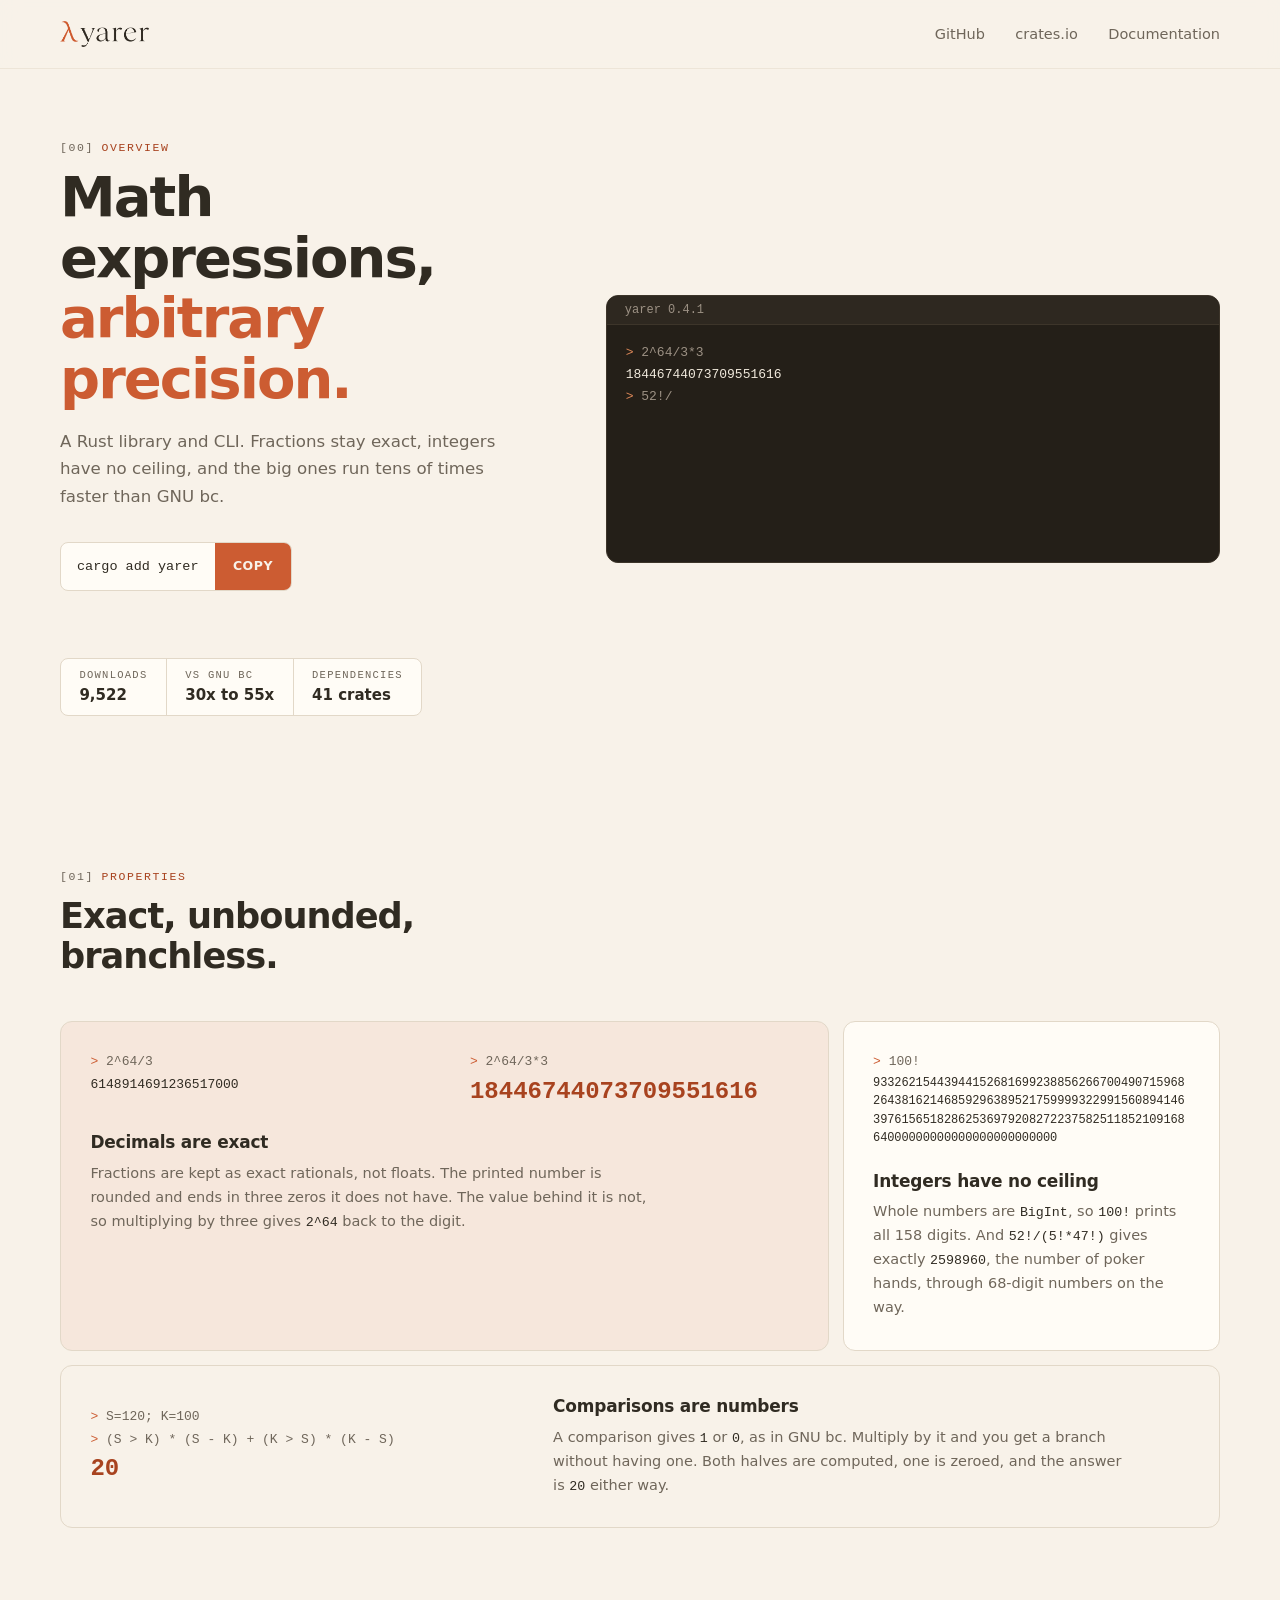
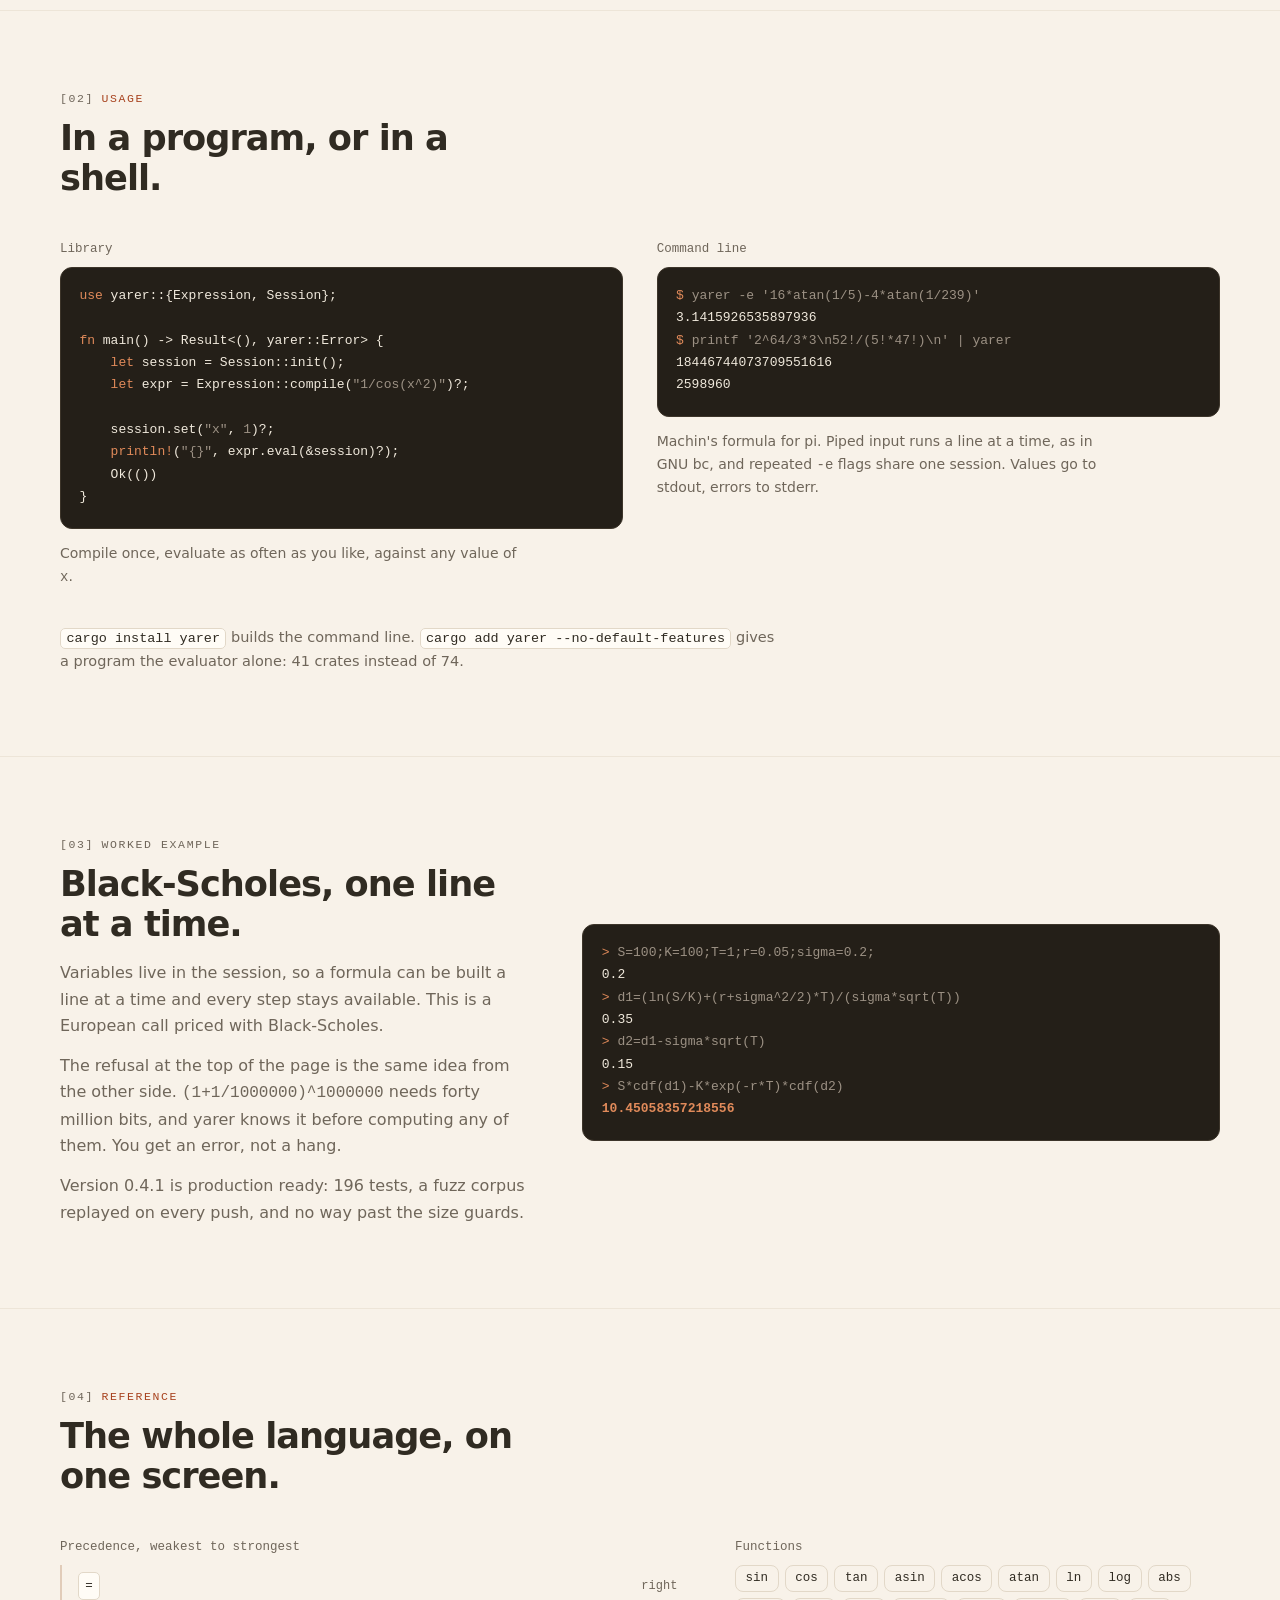
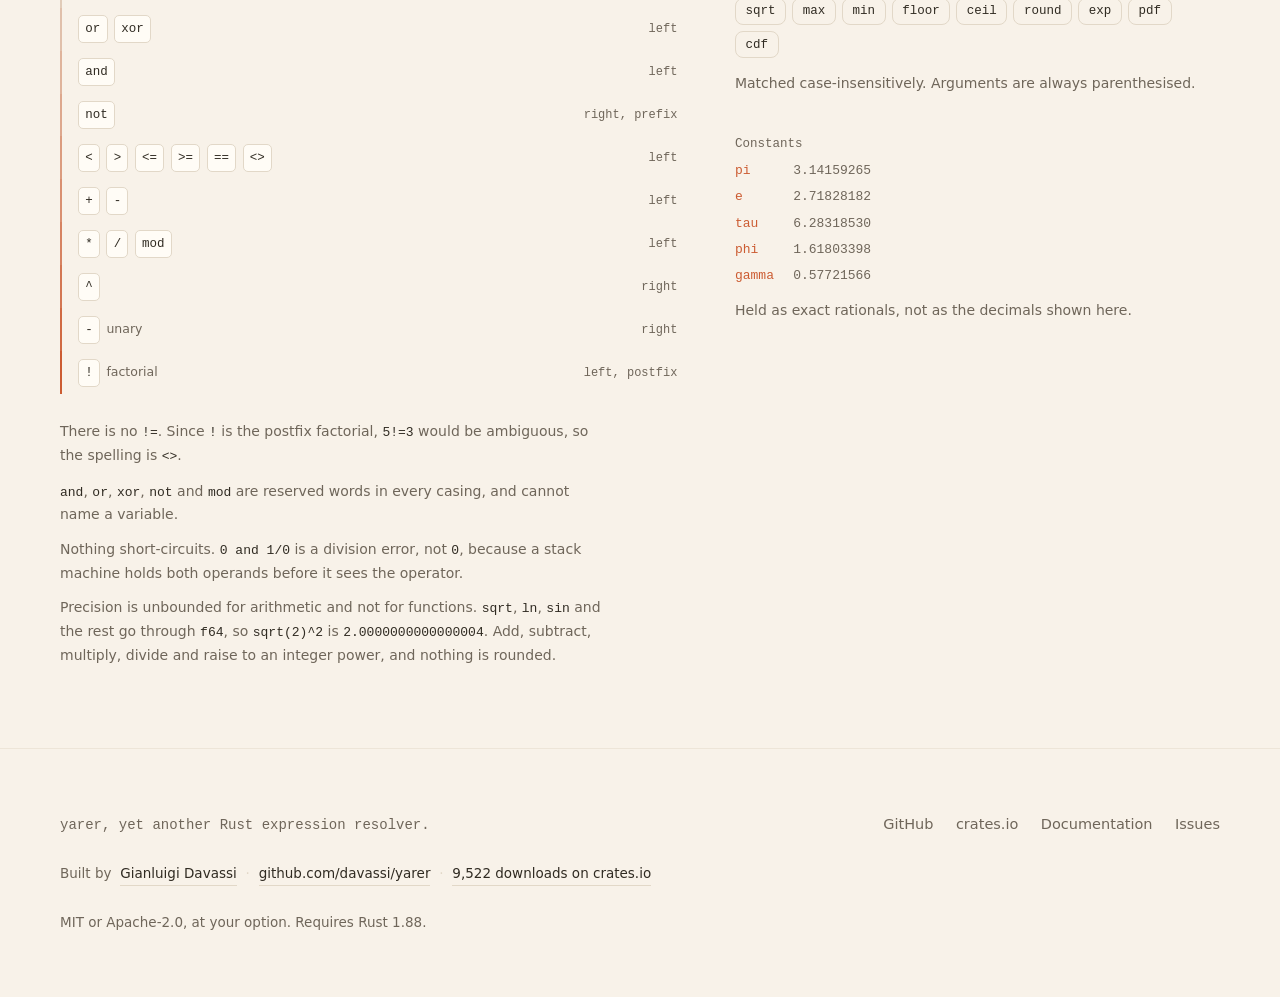
<file: index.html>
<!doctype html>
<html lang="en">
<head>
<meta charset="utf-8">
<meta name="viewport" content="width=device-width, initial-scale=1">
<title>yarer: Rust expression evaluator with exact rationals</title>
<meta name="description" content="A Rust library and CLI that evaluates mathematical expressions with a shunting yard parser: exact rational arithmetic, unbounded integers, and typed errors carrying the position of the token that broke.">
<meta name="color-scheme" content="light">

<link rel="canonical" href="https://davassi.github.io/yarer/">
<meta property="og:type" content="website">
<meta property="og:site_name" content="yarer">
<meta property="og:url" content="https://davassi.github.io/yarer/">
<meta property="og:title" content="yarer: Rust expression evaluator with exact rationals">
<meta property="og:description" content="A Rust library and CLI for mathematical expressions. Exact rationals, unbounded integers, and tens of times faster than GNU bc on the big ones.">
<meta property="og:image" content="https://davassi.github.io/yarer/og.png">
<meta property="og:image:width" content="1200">
<meta property="og:image:height" content="630">
<meta property="og:image:alt" content="yarer: math expressions, arbitrary precision. A terminal showing 2^64/3*3 answering 18446744073709551616.">
<meta name="twitter:card" content="summary_large_image">
<meta name="twitter:image" content="https://davassi.github.io/yarer/og.png">

<link rel="icon" href="data:image/svg+xml,%3Csvg xmlns='http://www.w3.org/2000/svg' viewBox='0 0 32 32'%3E%3Crect width='32' height='32' rx='7' fill='%23f8f2e9'/%3E%3Ctext x='16' y='24' font-family='Georgia,serif' font-size='24' fill='%23cc5c32' text-anchor='middle'%3E%CE%BB%3C/text%3E%3C/svg%3E">
<script type="application/ld+json">
{
  "@context": "https://schema.org",
  "@type": "SoftwareSourceCode",
  "name": "yarer",
  "alternateName": "Yet Another Rust Expression Resolver",
  "description": "A Rust library and command line tool that evaluates mathematical expressions using the shunting yard algorithm, with exact rational arithmetic, unbounded integers and typed errors carrying a position.",
  "url": "https://davassi.github.io/yarer/",
  "codeRepository": "https://github.com/davassi/yarer",
  "programmingLanguage": {
    "@type": "ComputerLanguage",
    "name": "Rust"
  },
  "runtimePlatform": "Rust 1.88",
  "license": "https://spdx.org/licenses/MIT.html",
  "softwareVersion": "0.4.1",
  "downloadUrl": "https://crates.io/crates/yarer",
  "author": {
    "@type": "Person",
    "name": "Gianluigi Davassi",
    "url": "https://github.com/davassi"
  },
  "keywords": [
    "expression evaluator",
    "shunting yard",
    "reverse polish notation",
    "arbitrary precision",
    "rational arithmetic",
    "Rust",
    "CLI calculator"
  ]
}
</script>
<link rel="stylesheet" href="style.css">
</head>
<body>

<a class="skip" href="#main">Skip to content</a>

<header class="nav">
  <div class="shell nav__inner">
    <a class="nav__mark" href="#main"><img src="[data-uri]" alt="yarer" width="327" height="96"></a>
    <nav class="nav__links" aria-label="Project links">
      <a href="https://github.com/davassi/yarer">GitHub</a>
      <a class="nav__crates" href="https://crates.io/crates/yarer">crates.io</a>
      <a href="https://docs.rs/yarer">Documentation</a>
    </nav>
  </div>
</header>

<main id="main">

  <!-- ── Hero: asymmetric split, copy left, live transcript right ───────── -->
  <section class="hero">
    <div class="shell hero__inner">
      <div class="hero__copy">
        <p class="eyebrow"><span class="eyebrow__i">[00]</span>Overview</p>
        <h1>Math expressions,<br><span class="h1__accent">arbitrary precision.</span></h1>
        <p class="lede">A Rust library and CLI. Fractions stay exact, integers have no ceiling,
          and the big ones run tens of times faster than GNU bc.</p>

        <div class="install">
          <code class="install__cmd" id="install-cmd">cargo add yarer</code>
          <button class="install__copy" type="button" data-copy="#install-cmd">Copy</button>
        </div>
        <p class="install__status" role="status" data-copy-status></p>

        <dl class="stats">
          <div class="stat">
            <dt>Downloads</dt>
            <dd>9,522</dd>
          </div>
          <div class="stat">
            <dt>vs GNU bc</dt>
            <dd>30x to 55x</dd>
          </div>
          <div class="stat">
            <dt>Dependencies</dt>
            <dd>41 crates</dd>
          </div>
        </dl>
      </div>

      <div class="hero__demo">
        <div class="term" data-term>
          <div class="term__bar">
            <span class="term__name">yarer 0.4.1</span>
            <button class="term__replay" type="button" data-term-replay hidden>Replay</button>
          </div>
          <pre class="term__body"><code
><span class="ln ln--in">2^64/3*3</span>
<span class="ln ln--out">18446744073709551616</span>
<span class="ln ln--in">52!/(5!*47!)</span>
<span class="ln ln--out">2598960</span>
<span class="ln ln--in">(1+1/1000000)^1000000</span>
<span class="ln ln--out ln--err">Eval error: the result would need about 40000000 bits, over the size limit of 1048576 bits</span>
<span class="ln ln--out">  (1+1/1000000)^1000000</span>
<span class="ln ln--out ln--caret">               ^</span></code></pre>
        </div>
      </div>
    </div>
  </section>

  <!-- ── Properties: asymmetric bento, 3 cells, 3 different treatments ──── -->
  <section class="band props">
    <div class="shell">
      <p class="eyebrow"><span class="eyebrow__i">[01]</span>Properties</p>
      <h2 class="h2">Exact, unbounded, branchless.</h2>

      <div class="bento">
        <article class="cell cell--wide">
          <div class="cell__display cell__display--split">
            <div>
              <span class="expr">2^64/3</span>
              <span class="ret">6148914691236517000</span>
            </div>
            <div>
              <span class="expr">2^64/3*3</span>
              <span class="ret ret--hit">18446744073709551616</span>
            </div>
          </div>
          <h3>Decimals are exact</h3>
          <p>Fractions are kept as exact rationals, not floats. The printed number is
            rounded and ends in three zeros it does not have. The value behind it is not, so
            multiplying by three gives <code>2^64</code> back to the digit.</p>
        </article>

        <article class="cell cell--digits">
          <div class="cell__display">
            <span class="expr">100!</span>
            <span class="ret ret--flow">93326215443944152681699238856266700490715968264381621468592963895217599993229915608941463976156518286253697920827223758251185210916864000000000000000000000000</span>
          </div>
          <h3>Integers have no ceiling</h3>
          <p>Whole numbers are <code>BigInt</code>, so <code>100!</code> prints all 158
            digits. And <code>52!/(5!*47!)</code> gives exactly <code>2598960</code>, the
            number of poker hands, through 68-digit numbers on the way.</p>
        </article>

        <article class="cell cell--mask">
          <div class="cell__display">
            <span class="expr">S=120; K=100</span>
            <span class="expr">(S &gt; K) * (S - K) + (K &gt; S) * (K - S)</span>
            <span class="ret ret--hit">20</span>
          </div>
          <div class="cell__text">
            <h3>Comparisons are numbers</h3>
            <p>A comparison gives <code>1</code> or <code>0</code>, as in GNU bc. Multiply by
              it and you get a branch without having one. Both halves are computed, one is
              zeroed, and the answer is <code>20</code> either way.</p>
          </div>
        </article>
      </div>
    </div>
  </section>

  <!-- ── Usage: two code panes, library and shell ───────────────────────── -->
  <section class="band use">
    <div class="shell">
      <p class="eyebrow"><span class="eyebrow__i">[02]</span>Usage</p>
      <h2 class="h2">In a program, or in a shell.</h2>

      <div class="panes">
        <div class="pane">
          <p class="pane__label">Library</p>
<pre class="code"><code><span class="k">use</span> yarer::{Expression, Session};

<span class="k">fn</span> <span class="fn">main</span>() -&gt; Result&lt;(), yarer::Error&gt; {
    <span class="k">let</span> session = Session::init();
    <span class="k">let</span> expr = Expression::compile(<span class="s">"1/cos(x^2)"</span>)?;

    session.set(<span class="s">"x"</span>, <span class="n">1</span>)?;
    <span class="m">println!</span>(<span class="s">"{}"</span>, expr.eval(&amp;session)?);
    Ok(())
}</code></pre>
          <p class="pane__note">Compile once, evaluate as often as you like, against any
            value of <code>x</code>.</p>
        </div>

        <div class="pane">
          <p class="pane__label">Command line</p>
<pre class="code code--shell"><code><span class="ln ln--cmd">yarer -e '16*atan(1/5)-4*atan(1/239)'</span>
<span class="ln ln--out">3.1415926535897936</span>
<span class="ln ln--cmd">printf '2^64/3*3\n52!/(5!*47!)\n' | yarer</span>
<span class="ln ln--out">18446744073709551616</span>
<span class="ln ln--out">2598960</span></code></pre>
          <p class="pane__note">Machin's formula for pi. Piped input runs a line at a time,
            as in GNU bc, and repeated <code>-e</code> flags share one session. Values go to
            stdout, errors to stderr.</p>
        </div>
      </div>

      <p class="use__install">
        <code>cargo install yarer</code> builds the command line.
        <code>cargo add yarer --no-default-features</code> gives a program the evaluator alone:
        41 crates instead of 74.
      </p>
    </div>
  </section>

  <!-- ── Proof: full-width band, one worked example ─────────────────────── -->
  <section class="band proof">
    <div class="shell proof__inner">
      <div class="proof__copy">
        <p class="eyebrow"><span class="eyebrow__i">[03]</span>Worked example</p>
        <h2 class="h2">Black-Scholes, one line at a time.</h2>
        <p>Variables live in the session, so a formula can be built a line at a time and
          every step stays available. This is a European call priced with Black-Scholes.</p>
        <p>The refusal at the top of the page is the same idea from the other side.
          <code>(1+1/1000000)^1000000</code> needs forty million bits, and yarer knows it
          before computing any of them. You get an error, not a hang.</p>
        <p>Version 0.4.1 is production ready: 196 tests, a fuzz corpus replayed on every push,
          and no way past the size guards.</p>
      </div>
<pre class="code code--term proof__term"><code><span class="ln ln--in ln--static">S=100;K=100;T=1;r=0.05;sigma=0.2;</span>
<span class="ln ln--out">0.2</span>
<span class="ln ln--in ln--static">d1=(ln(S/K)+(r+sigma^2/2)*T)/(sigma*sqrt(T))</span>
<span class="ln ln--out">0.35</span>
<span class="ln ln--in ln--static">d2=d1-sigma*sqrt(T)</span>
<span class="ln ln--out">0.15</span>
<span class="ln ln--in ln--static">S*cdf(d1)-K*exp(-r*T)*cdf(d2)</span>
<span class="ln ln--out ln--hit">10.45058357218556</span></code></pre>
    </div>
  </section>

  <!-- ── Reference: precedence ladder + glyph sets ──────────────────────── -->
  <section class="band ref">
    <div class="shell">
      <p class="eyebrow"><span class="eyebrow__i">[04]</span>Reference</p>
      <h2 class="h2">The whole language, on one screen.</h2>

      <div class="ref__grid">
        <div class="ref__ladder">
          <p class="pane__label">Precedence, weakest to strongest</p>
          <ol class="ladder">
            <li style="--t:.10"><span class="ops"><code>=</code></span><span class="assoc">right</span></li>
            <li style="--t:.20"><span class="ops"><code>or</code><code>xor</code></span><span class="assoc">left</span></li>
            <li style="--t:.30"><span class="ops"><code>and</code></span><span class="assoc">left</span></li>
            <li style="--t:.40"><span class="ops"><code>not</code></span><span class="assoc">right, prefix</span></li>
            <li style="--t:.50"><span class="ops"><code>&lt;</code><code>&gt;</code><code>&lt;=</code><code>&gt;=</code><code>==</code><code>&lt;&gt;</code></span><span class="assoc">left</span></li>
            <li style="--t:.60"><span class="ops"><code>+</code><code>-</code></span><span class="assoc">left</span></li>
            <li style="--t:.70"><span class="ops"><code>*</code><code>/</code><code>mod</code></span><span class="assoc">left</span></li>
            <li style="--t:.80"><span class="ops"><code>^</code></span><span class="assoc">right</span></li>
            <li style="--t:.90"><span class="ops"><code>-</code> <span class="ops__gloss">unary</span></span><span class="assoc">right</span></li>
            <li style="--t:1"><span class="ops"><code>!</code> <span class="ops__gloss">factorial</span></span><span class="assoc">left, postfix</span></li>
          </ol>
          <ul class="notes">
            <li>There is no <code>!=</code>. Since <code>!</code> is the postfix factorial,
              <code>5!=3</code> would be ambiguous, so the spelling is <code>&lt;&gt;</code>.</li>
            <li><code>and</code>, <code>or</code>, <code>xor</code>, <code>not</code> and
              <code>mod</code> are reserved words in every casing, and cannot name a variable.</li>
            <li>Nothing short-circuits. <code>0 and 1/0</code> is a division error, not
              <code>0</code>, because a stack machine holds both operands before it sees the
              operator.</li>
            <li>Precision is unbounded for arithmetic and not for functions. <code>sqrt</code>,
              <code>ln</code>, <code>sin</code> and the rest go through <code>f64</code>, so
              <code class="ex">sqrt(2)^2</code> is <code class="val">2.0000000000000004</code>. Add, subtract,
              multiply, divide and raise to an integer power, and nothing is rounded.</li>
          </ul>
        </div>

        <div class="ref__sets">
          <div>
            <p class="pane__label">Functions</p>
            <ul class="chips">
              <li>sin</li><li>cos</li><li>tan</li><li>asin</li><li>acos</li><li>atan</li>
              <li>ln</li><li>log</li><li>abs</li><li>sqrt</li><li>max</li><li>min</li>
              <li>floor</li><li>ceil</li><li>round</li><li>exp</li><li>pdf</li><li>cdf</li>
            </ul>
            <p class="pane__note">Matched case-insensitively. Arguments are always parenthesised.</p>
          </div>
          <div>
            <p class="pane__label">Constants</p>
            <dl class="consts">
              <dt>pi</dt><dd>3.14159265</dd>
              <dt>e</dt><dd>2.71828182</dd>
              <dt>tau</dt><dd>6.28318530</dd>
              <dt>phi</dt><dd>1.61803398</dd>
              <dt>gamma</dt><dd>0.57721566</dd>
            </dl>
            <p class="pane__note">Held as exact rationals, not as the decimals shown here.</p>
          </div>
        </div>
      </div>
    </div>
  </section>

</main>

<footer class="foot">
  <div class="shell foot__inner">
    <p class="foot__lead">yarer, yet another Rust expression resolver.</p>
    <nav class="foot__links" aria-label="Footer links">
      <a href="https://github.com/davassi/yarer">GitHub</a>
      <a href="https://crates.io/crates/yarer">crates.io</a>
      <a href="https://docs.rs/yarer">Documentation</a>
      <a href="https://github.com/davassi/yarer/issues">Issues</a>
    </nav>
    <p class="foot__meta">
      Built by <a href="https://github.com/davassi" rel="author">Gianluigi Davassi</a>
      <span class="foot__dot" aria-hidden="true">&middot;</span>
      <a href="https://github.com/davassi/yarer">github.com/davassi/yarer</a>
      <span class="foot__dot" aria-hidden="true">&middot;</span>
      <a href="https://crates.io/crates/yarer">9,522 downloads on crates.io</a>
    </p>
    <p class="foot__legal">MIT or Apache-2.0, at your option. Requires Rust 1.88.</p>
  </div>
</footer>

<script src="repl.js" defer></script>
<script data-goatcounter="https://exquisitus.goatcounter.com/count"
        async src="https://gc.zgo.at/count.js"></script>
</body>
</html>
</file>
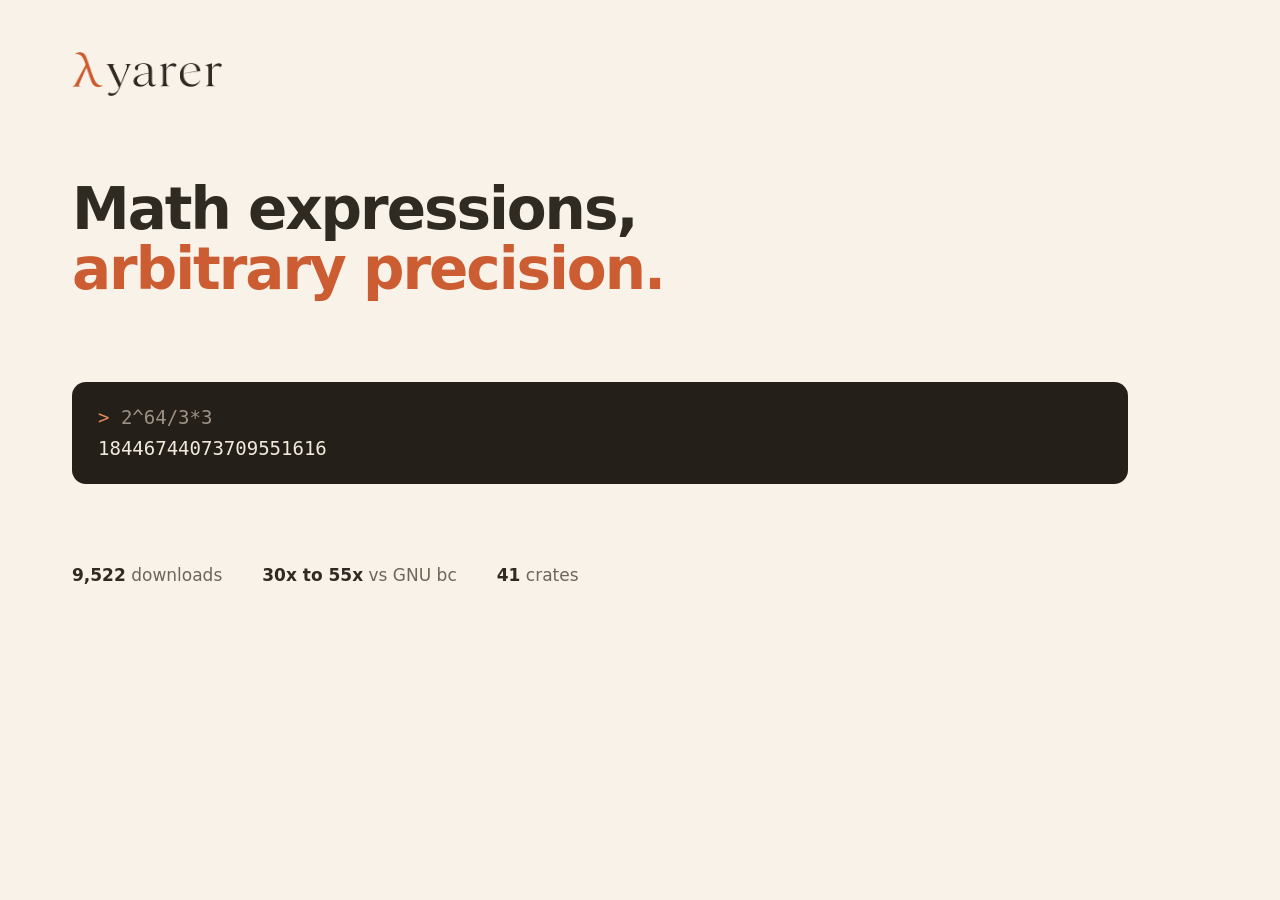
<file: tools/og-card.html>
<!doctype html>
<meta charset="utf-8">
<title>yarer og card</title>
<style>
  :root {
    --bg: #f8f2e9; --ink: #302b22; --ink-2: #6f665a;
    --accent: #cc5c32; --accent-text: #a8431f;
    --term-bg: #241f18; --term-ink: #f0e9dc; --term-ink-2: #9c9184;
    --term-accent: #e08a5a; --line: #e2d8c8;
    --sans: ui-sans-serif, system-ui, -apple-system, "Segoe UI", Roboto, "Helvetica Neue", Arial, sans-serif;
    --mono: ui-monospace, SFMono-Regular, "SF Mono", "JetBrains Mono", Menlo, Consolas, monospace;
  }
  * { box-sizing: border-box; margin: 0; }
  body {
    width: 1200px; height: 630px; background: var(--bg); color: var(--ink);
    font-family: var(--sans); padding: 52px 72px 46px;
    display: flex; flex-direction: column; justify-content: space-between;
  }
  .mark img { height: 44px; display: block; }
  h1 { font-size: 58px; line-height: 1.04; letter-spacing: -.035em; font-weight: 600; }
  h1 span { color: var(--accent); }
  .term {
    background: var(--term-bg); border-radius: 14px; padding: 20px 26px;
    font: 400 19px/1.65 var(--mono); color: var(--term-ink);
  }
  .in { color: var(--term-ink-2); }
  .in::before { content: "> "; color: var(--term-accent); }
  .row { display: flex; justify-content: space-between; align-items: flex-end; gap: 48px; }
  .stats { display: flex; gap: 40px; font: 500 17px/1 var(--sans); color: var(--ink-2); }
  .stats b { color: var(--ink); font-weight: 600; }
</style>
<div class="mark"><img src="[data-uri]" alt="yarer"></div>
<h1>Math expressions,<br><span>arbitrary precision.</span></h1>
<div class="term">
  <div class="in">2^64/3*3</div>
  <div>18446744073709551616</div>
</div>
<div class="row">
  <div class="stats">
    <div><b>9,522</b> downloads</div>
    <div><b>30x to 55x</b> vs GNU bc</div>
    <div><b>41</b> crates</div>
  </div>
</div>
</file>
<file: style.css>
/* ==========================================================================
   yarer landing page
   Light, one accent, system typefaces. No build step, no network requests.
   The page commits to one look rather than following the reader's system: the
   terminal is meant to be the only dark surface on it, and that reading is
   lost the moment the page around it can go dark too.
   ========================================================================== */

:root {
  color-scheme: light;

  /* Taken from the wordmark, not chosen next to it: the cream, the ink and the
     orange below are the three colours sampled out of the logo file. */
  --bg:        #f8f2e9;
  --surface:   #fffcf6;
  --surface-2: #f0e9dc;
  --line:      #e2d8c8;
  --line-soft: #ede5d8;
  --ink:       #302b22;
  --ink-2:     #6f665a;

  /* The lambda's orange reaches 3.6:1 on that cream. That is enough for display
     type and for a mark, and not enough for anything set small, so small accent
     text uses a darkened version of the same hue at 5.4:1 instead. */
  --accent:      #cc5c32;
  --accent-text: #a8431f;
  --accent-ink:  #f8f2e9;
  --accent-wash: rgb(204 92 50 / .07);

  /* The terminal is the one dark island on a light page. It keeps its own set
     of the same token names, scoped to the blocks below, so every rule that
     already reads var(--ink) or var(--accent) follows it in without being
     rewritten. Inside a terminal the accent is warm rather than red: red type
     on a dark ground is hard to read, and the two never appear together. */
  --term-bg:     #241f18;
  --term-bar:    #2e2820;
  --term-line:   #3d352a;
  --term-ink:    #f0e9dc;
  --term-ink-2:  #9c9184;
  --term-accent: #e08a5a;

  /* One radius rule for the page: panels 12px, controls 8px. Nothing else. */
  --r-panel:   12px;
  --r-control: 8px;

  --sans: ui-sans-serif, system-ui, -apple-system, "Segoe UI", Roboto,
          "Helvetica Neue", Arial, sans-serif;
  --mono: ui-monospace, SFMono-Regular, "SF Mono", "JetBrains Mono",
          "Fira Code", Menlo, Consolas, "Liberation Mono", monospace;

  --nav-h: 68px;
}

/* Scoped inversion. Redefining the page tokens on these blocks is what makes
   every rule inside them dark without a single one of them naming a colour. */
.term,
.code {
  --surface:   var(--term-bg);
  --surface-2: var(--term-bar);
  --line:      var(--term-line);
  --line-soft: var(--term-line);
  --ink:       var(--term-ink);
  --ink-2:     var(--term-ink-2);
  --accent:      var(--term-accent);
  --accent-text: var(--term-accent);
}

*, *::before, *::after { box-sizing: border-box; }

html { -webkit-text-size-adjust: 100%; }

body {
  margin: 0;
  background: var(--bg);
  color: var(--ink);
  font: 400 16px/1.65 var(--sans);
  -webkit-font-smoothing: antialiased;
  text-rendering: optimizeLegibility;
}

a { color: inherit; }

code { font-family: var(--mono); }

:focus-visible {
  outline: 2px solid var(--accent);
  outline-offset: 3px;
  border-radius: 3px;
}

.skip {
  position: absolute;
  left: -9999px;
  top: 0;
  z-index: 10;
  padding: .7rem 1rem;
  background: var(--accent-text);
  color: var(--accent-ink);
  font: 600 14px/1 var(--sans);
  text-decoration: none;
}
.skip:focus { left: 0; }

.shell {
  width: min(1160px, 100% - 2 * clamp(20px, 5vw, 48px));
  margin-inline: auto;
}

/* ── Navigation ───────────────────────────────────────────────────────────
   One line at every width, capped well under the 80px ceiling. */

.nav {
  position: sticky;
  top: 0;
  z-index: 5;
  background: color-mix(in srgb, var(--bg) 88%, transparent);
  backdrop-filter: blur(10px);
  border-bottom: 1px solid var(--line-soft);
}

.nav__inner {
  height: var(--nav-h);
  display: flex;
  align-items: center;
  justify-content: space-between;
  gap: 1.5rem;
}

/* The wordmark, inline as a 3KB indexed PNG rather than a request. Rendered at
   three times its display height so it stays sharp on a dense screen, and the
   only image on the page. */
.nav__mark {
  display: inline-flex;
  align-items: center;
  text-decoration: none;
}
.nav__mark img {
  display: block;
  height: 26px;
  width: auto;
}

.nav__links {
  display: flex;
  gap: clamp(.9rem, 2.4vw, 1.9rem);
  font: 400 14.5px/1 var(--sans);
  white-space: nowrap;
}

.nav__links a {
  color: var(--ink-2);
  text-decoration: none;
  transition: color .18s ease;
}
.nav__links a:hover { color: var(--ink); }

/* ── Hero ─────────────────────────────────────────────────────────────────
   Asymmetric split: the argument on the left, the proof of it on the right. */

.hero { padding-block: clamp(40px, 5.4vw, 68px) clamp(48px, 6.4vw, 84px); }

.hero__inner {
  display: grid;
  gap: clamp(36px, 5vw, 64px);
  align-items: center;
  grid-template-columns: minmax(0, 1fr);
}

.hero h1 {
  margin: 0;
  font: 600 clamp(2.1rem, 5.2vw, 3.5rem)/1.08 var(--sans);
  letter-spacing: -.035em;
}

.lede {
  margin: 1.15rem 0 0;
  max-width: 44ch;
  color: var(--ink-2);
  font-size: clamp(1rem, 1.3vw, 1.12rem);
}

.install {
  display: inline-flex;
  align-items: stretch;
  margin-top: 2rem;
  background: var(--surface);
  border: 1px solid var(--line);
  border-radius: var(--r-control);
  overflow: hidden;
}

.install__cmd {
  display: flex;
  align-items: center;
  padding: .78rem 1rem;
  font-size: 13.5px;
  white-space: nowrap;
}

.install__copy {
  border: 0;
  padding: 0 1.15rem;
  background: var(--accent);
  color: var(--accent-ink);
  font: 600 12.5px/1 var(--sans);
  letter-spacing: .04em;
  text-transform: uppercase;
  cursor: pointer;
  transition: filter .18s ease;
}
.install__copy:hover { filter: brightness(1.08); }
.install__copy:active { transform: translateY(1px); }

.install__status {
  min-height: 1.4em;
  margin: .55rem 0 0;
  color: var(--ink-2);
  font-size: 13px;
}

/* ── Terminal ─────────────────────────────────────────────────────────────
   Real text in a <pre>, not an image and not a mock: every output below was
   produced by the yarer 0.3.0 binary. See README for how to re-capture. */

/* Three numbers under the install line. Label above value, the way the
   reference site sets its own, so the eye reads the category first. */
.stats {
  display: flex;
  flex-wrap: wrap;
  gap: 0;
  margin: clamp(28px, 3.4vw, 40px) 0 0;
  border: 1px solid var(--line);
  border-radius: var(--r-control);
  overflow: hidden;
  width: fit-content;
  background: var(--surface);
}
.stat { padding: .7rem 1.15rem .75rem; border-left: 1px solid var(--line); }
.stat:first-child { border-left: 0; }
.stat dt {
  font: 500 10.5px/1 var(--mono);
  letter-spacing: .12em;
  text-transform: uppercase;
  color: var(--ink-2);
}
.stat dd { margin: .42rem 0 0; font: 600 15px/1 var(--sans); color: var(--ink); }

.term {
  border: 1px solid var(--line);
  border-radius: var(--r-panel);
  background: var(--surface);
  overflow: hidden;
}

.term__bar {
  display: flex;
  align-items: center;
  justify-content: space-between;
  gap: 1rem;
  padding: .5rem .75rem .5rem 1.1rem;
  background: var(--surface-2);
  border-bottom: 1px solid var(--line-soft);
}

.term__name {
  font: 400 12px/1 var(--mono);
  color: var(--ink-2);
}

.term__replay {
  border: 1px solid var(--line);
  border-radius: var(--r-control);
  padding: .35rem .7rem;
  background: transparent;
  color: var(--ink-2);
  font: 500 11.5px/1 var(--sans);
  letter-spacing: .03em;
  cursor: pointer;
  transition: color .18s ease, border-color .18s ease;
}
.term__replay:hover { color: var(--ink); border-color: var(--ink-2); }

.term__body,
.code {
  margin: 0;
  padding: 1.05rem 1.15rem 1.2rem;
  font: 400 13px/1.72 var(--mono);
  overflow-wrap: anywhere;
}

/* Inside a <pre> the newline between two line spans is preserved and renders
   as a second break on top of the one each block-level .ln already produces.
   Handing whitespace control down one level fixes it: between block boxes a
   whitespace-only text node produces no line box at all, while pre-wrap on the
   line itself keeps the leading spaces the caret diagram depends on and still
   lets a long line wrap, which plain `pre` would not. */
.term__body,
.code--term,
.code--shell { white-space: normal; }

.ln { display: block; white-space: pre-wrap; }
.ln--in { color: var(--ink-2); }
.ln--in::before { content: "> "; color: var(--accent); }
.ln--out { color: var(--ink); }

/* A shell block is a level up from the REPL: the sigil says which prompt the
   reader is looking at, and nothing else changes. */
.ln--cmd { color: var(--ink-2); }
.ln--cmd::before { content: "$ "; color: var(--accent); }

/* A diagnostic is one unit — message, echo, caret — so the message takes the
   same accent the caret already had rather than a second hue the page does
   not otherwise own. Weight is what separates it from an answer worth
   pointing at. */
.ln--err { color: var(--accent); }
.ln--caret,
.ln--hit { color: var(--accent); font-weight: 600; }

/* Typing mechanics. Untyped text keeps its box (visibility, not display), so
   the terminal's height is constant by construction: no measurement, no CLS,
   and no JavaScript at all still leaves the full transcript readable. */
.ln.is-hidden { visibility: hidden; }
.term.is-playing .ln .rest { visibility: hidden; }

.ln.is-typing .typed::after {
  content: "";
  display: inline-block;
  width: 0;                    /* zero-width: the caret is drawn by a shadow, */
  height: 1em;                 /* so it can never reflow the line it sits in */
  vertical-align: -.16em;
  box-shadow: .3em 0 0 0 var(--accent);
  animation: caret 1s steps(1) infinite;
}

@keyframes caret { 0%, 50% { opacity: 1; } 50.01%, 100% { opacity: 0; } }

/* ── Section rhythm ───────────────────────────────────────────────────────
   Hairlines separate sections, never individual rows. */

.band { padding-block: clamp(52px, 6.4vw, 92px); }
.band + .band { border-top: 1px solid var(--line-soft); }

/* Section eyebrows. The bracketed index is a reading aid rather than
   decoration: it tells a reader how far down a long single page they are
   without making them look at a scrollbar. */
.eyebrow {
  margin: 0 0 .85rem;
  font: 500 11.5px/1 var(--mono);
  letter-spacing: .14em;
  text-transform: uppercase;
  color: var(--accent-text);
}
.eyebrow__i { color: var(--ink-2); margin-right: .65em; }

.h1__accent { color: var(--accent); }

.h2 {
  margin: 0 0 clamp(28px, 3.5vw, 48px);
  font: 600 clamp(1.5rem, 3.1vw, 2.2rem)/1.14 var(--sans);
  letter-spacing: -.028em;
  max-width: 20ch;
}

.pane__label {
  margin: 0 0 .7rem;
  color: var(--ink-2);
  font: 400 12.5px/1 var(--mono);
}

.pane__note {
  margin: .85rem 0 0;
  max-width: 52ch;
  color: var(--ink-2);
  font-size: 14px;
  line-height: 1.6;
}

/* ── Properties bento ─────────────────────────────────────────────────────
   Three items, three cells, three distinct treatments. Nothing repeats. */

/* Every track below is minmax(0, ...) rather than a bare fr. `1fr` expands to
   minmax(auto, 1fr), and that `auto` floor is the content's min-content width:
   a 111-digit integer and an unbroken line of Rust have no break opportunity,
   so they push the track past the viewport and defeat both the overflow-x on
   the <pre> and the narrow-viewport rules further down. Flooring the track at
   zero is what lets those two mechanisms do their job. */
.bento {
  display: grid;
  gap: 14px;
  grid-template-columns: repeat(3, minmax(0, 1fr));
}

.cell {
  border: 1px solid var(--line);
  border-radius: var(--r-panel);
  padding: clamp(20px, 2.3vw, 30px);
}

.cell--wide   { grid-column: 1 / 3; background: var(--accent-wash); }
.cell--digits { grid-column: 3 / 4; background: var(--surface); }
.cell--mask   { grid-column: 1 / 4; }

.cell h3 {
  margin: 1.35rem 0 .55rem;
  font: 600 1.06rem/1.3 var(--sans);
  letter-spacing: -.012em;
}

.cell p {
  margin: 0;
  max-width: 62ch;
  color: var(--ink-2);
  font-size: 14.5px;
}

.cell p code {
  color: var(--ink);
  font-size: .92em;
}

.cell__display {
  font: 400 13px/1.7 var(--mono);
  overflow-wrap: anywhere;      /* the long integer has to be allowed to break */
}

.cell__display--split {
  display: grid;
  gap: 1.1rem clamp(20px, 4vw, 56px);
  grid-template-columns: repeat(auto-fit, minmax(min(220px, 100%), 1fr));
}

.expr, .ret { display: block; }
.expr { color: var(--ink-2); }
.expr::before { content: "> "; color: var(--accent); }
.ret { color: var(--ink); }
.ret--hit { color: var(--accent-text); font-size: 1.5rem; font-weight: 600; line-height: 1.5; }
.ret--flow { color: var(--ink); font-size: 12px; line-height: 1.55; letter-spacing: -.01em; }

/* Two columns need two children. The heading and its body are wrapped so the
   text travels as one block, otherwise the paragraph becomes a third grid item
   and drops onto a row of its own underneath the display. */
.cell--mask { display: grid; gap: clamp(20px, 3vw, 44px);
              grid-template-columns: minmax(0, 1fr); }

.cell__text h3 { margin-top: 0; }

/* ── Usage panes ──────────────────────────────────────────────────────────
   Side-by-side code, a layout family used exactly once on the page. */

.panes {
  display: grid;
  gap: clamp(20px, 2.6vw, 34px);
  grid-template-columns: minmax(0, 1fr);
}

.code {
  background: var(--surface);
  border: 1px solid var(--line);
  border-radius: var(--r-panel);
  overflow-x: auto;
  color: var(--ink);
}

.code--term,
.code--shell { overflow-wrap: anywhere; }

/* Two tokens only. Anything more turns a code sample into a colour test. */
.k, .m { color: var(--accent); }
.s, .n { color: var(--ink-2); }
.fn    { color: var(--ink); }

.use__install {
  margin: clamp(24px, 3vw, 38px) 0 0;
  max-width: 78ch;
  color: var(--ink-2);
  font-size: 14.5px;
}
.use__install code {
  color: var(--ink);
  font-size: .93em;
  padding: .12em .4em;
  background: var(--surface);
  border: 1px solid var(--line);
  border-radius: 5px;
}

/* ── Worked example ───────────────────────────────────────────────────────
   Full-width band, prose beside a single unbroken session. */

.proof__inner { display: grid; gap: clamp(28px, 4vw, 56px); align-items: center;
                grid-template-columns: minmax(0, 1fr); }
.proof__copy p { margin: 0 0 .85rem; max-width: 46ch; color: var(--ink-2); }
.proof__copy p:last-child { margin-bottom: 0; }
.proof__copy .h2 { margin-bottom: 1rem; }
.proof__term { align-self: center; }

/* ── Reference ────────────────────────────────────────────────────────────
   A precedence ladder, not a ten-row table with a hairline under every row.
   The left rail deepens toward the accent as binding gets tighter. */

.ref__grid { display: grid; gap: clamp(36px, 4.5vw, 68px);
              grid-template-columns: minmax(0, 1fr); }

.ladder { list-style: none; margin: 0; padding: 0; }

.ladder li {
  display: flex;
  align-items: center;
  justify-content: space-between;
  gap: 1.2rem;
  padding: .48rem 0 .48rem 1rem;
  border-left: 2px solid var(--line);
  border-left-color: color-mix(in oklab,
                     var(--accent) calc(var(--t) * 100%), var(--line));
}

.ops { display: flex; flex-wrap: wrap; align-items: baseline; gap: .4rem; }

.ops code {
  padding: .2em .5em;
  background: var(--surface);
  border: 1px solid var(--line);
  border-radius: 5px;
  font-size: 12.5px;
}

.ops__gloss { color: var(--ink-2); font-size: 12.5px; }

.assoc {
  color: var(--ink-2);
  font: 400 12px/1 var(--mono);
  white-space: nowrap;
}

.notes {
  margin: 1.6rem 0 0;
  padding: 0;
  list-style: none;
  display: grid;
  gap: .75rem;
  max-width: 62ch;
  color: var(--ink-2);
  font-size: 14px;
  line-height: 1.6;
}
.notes code { color: var(--ink); font-size: .93em; }

.ref__sets { display: grid; gap: clamp(28px, 3.5vw, 44px); align-content: start;
              grid-template-columns: minmax(0, 1fr); }

.chips {
  display: flex;
  flex-wrap: wrap;
  gap: 6px;
  margin: 0;
  padding: 0;
  list-style: none;
}

.chips li {
  padding: .4rem .6rem;
  border: 1px solid var(--line);
  border-radius: var(--r-control);
  font: 400 12.5px/1 var(--mono);
}

.consts {
  display: grid;
  grid-template-columns: auto minmax(0, 1fr);
  gap: .5rem 1.2rem;
  margin: 0;
  font: 400 13px/1.4 var(--mono);
}
.consts dt { color: var(--accent); }
.consts dd { margin: 0; color: var(--ink-2); }

/* ── Footer ───────────────────────────────────────────────────────────── */

.foot {
  border-top: 1px solid var(--line-soft);
  padding-block: clamp(40px, 5vw, 64px);
}

.foot__inner { display: grid; gap: 1.1rem; }

.foot__lead {
  margin: 0;
  font: 400 14px/1.5 var(--mono);
  color: var(--ink-2);
}

.foot__links {
  display: flex;
  flex-wrap: wrap;
  gap: 1.4rem;
  font-size: 14.5px;
}
.foot__links a { color: var(--ink-2); text-decoration: none; transition: color .18s ease; }
.foot__links a:hover { color: var(--ink); }

.foot__legal { margin: 0; color: var(--ink-2); font-size: 13.5px; }

/* Who made it and where it lives. Underlined rather than grey, because these
   are the three links on the page a reader is most likely to want. */
.foot__meta {
  margin: 0;
  font-size: 13.5px;
  color: var(--ink-2);
  display: flex;
  flex-wrap: wrap;
  gap: .55rem;
  align-items: baseline;
}
.foot__meta a {
  color: var(--ink);
  text-decoration: none;
  border-bottom: 1px solid var(--line);
  transition: border-color .18s ease;
}
.foot__meta a:hover { border-bottom-color: var(--accent); }
.foot__dot { color: var(--line); }

/* ── Wide viewports ───────────────────────────────────────────────────── */

@media (min-width: 860px) {
  /* The transcript is the argument, so it gets the wider half. The copy loses
     nothing: the lede is capped at 44ch and was never using the width, while
     the diagnostic line the hero now ends on is 91 characters and wraps once
     fewer for every column it gains. */
  .hero__inner  { grid-template-columns: minmax(0, .88fr) minmax(0, 1.12fr); }
  .panes        { grid-template-columns: minmax(0, 1fr) minmax(0, 1fr); }
  .proof__inner { grid-template-columns: minmax(0, .85fr) minmax(0, 1.15fr); }
  .ref__grid    { grid-template-columns: minmax(0, 1.12fr) minmax(0, .88fr); }
  .cell--mask   { grid-template-columns: minmax(0, .8fr) minmax(0, 1.2fr);
                  align-items: center; }
  .foot__inner  {
    grid-template-columns: 1fr auto;
    align-items: baseline;
    row-gap: 1.6rem;
  }
  .foot__meta,
  .foot__legal  { grid-column: 1 / -1; }
}

@media (min-width: 860px) and (min-height: 660px) {
  /* Centring inside a nearly full-viewport box, on top of the block padding
     the hero already carries, pushes the headline close to halfway down a tall
     screen, which reads as a bug rather than as space. Capping the box keeps
     the composition anchored near the top on tall displays while still filling
     a laptop screen, and the padding shrinks because the centring now supplies
     most of the breathing room. */
  .hero {
    display: grid;
    align-content: center;
    min-height: min(720px, calc(100dvh - var(--nav-h)));
    padding-block: clamp(32px, 4vw, 56px);
  }
}

/* ── Narrow viewports ─────────────────────────────────────────────────── */

/* Below roughly a small phone the three nav labels plus the wordmark stop
   fitting on one line, and a nav that wraps is a broken nav. crates.io is the
   one that goes: it is reachable from the footer on the same screen, so
   nothing is actually lost, whereas hiding the source or the docs would be. */
@media (max-width: 560px) {
  .nav__crates { display: none; }
  .nav__links { gap: 1.1rem; font-size: 13.5px; }
}

@media (max-width: 859px) {
  .bento { grid-template-columns: minmax(0, 1fr); }
  .cell--wide, .cell--digits, .cell--mask { grid-column: 1 / -1; }
  .term__body, .code { font-size: 12.2px; padding: .9rem 1rem 1rem; }
  .install { width: 100%; }
  .install__cmd { flex: 1; }
  .ladder li { flex-wrap: wrap; gap: .35rem .8rem; }
}

/* ── Reduced motion ───────────────────────────────────────────────────────
   The typewriter is exactly the class of animation that hurts: repeating,
   unpredictable, and sitting under text people are trying to read. The
   fallback is not a degraded page, it is the finished transcript. */

@media (prefers-reduced-motion: reduce) {
  *, *::before, *::after {
    animation-duration: .001ms !important;
    animation-iteration-count: 1 !important;
    transition-duration: .001ms !important;
    scroll-behavior: auto !important;
  }
}
</file>
